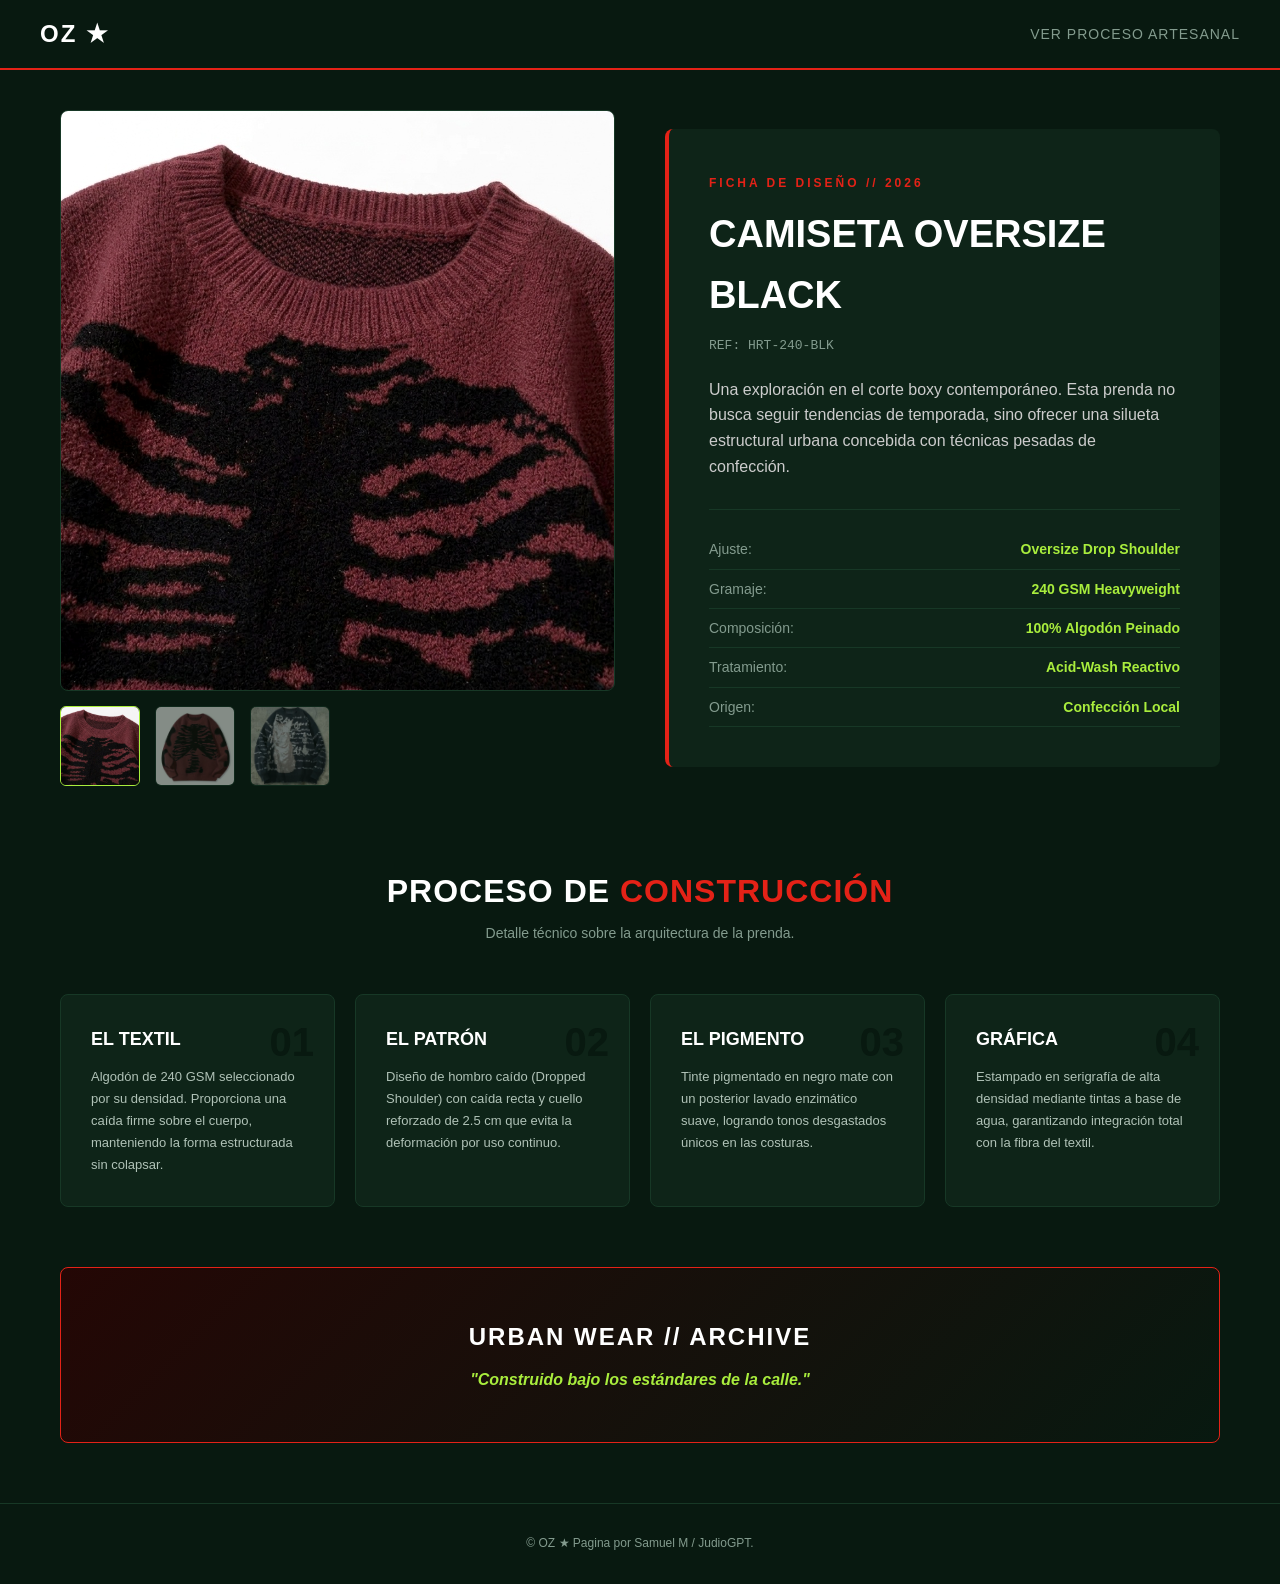
<file: como-se-hizo.html>
<!DOCTYPE html>
<html lang="es">
<head>
    <meta charset="UTF-8">
    <meta name="viewport" content="width=device-width, initial-scale=1.0">
    <title>Camiseta Oversize Black | HURT Streetwear Concept</title>
    <style>
        /* ==========================================
           VARIABLES & PALETA FALLEN ANGELS
           ========================================== */
        :root {
            --lava-red: #E42217;      /* Rojo para acentos principales */
            --lemon-lime: #A9ED3D;    /* Lima brillante para estados hover y detalles */
            --fresh-green: #34CD3F;   /* Verde fresco para sub-detalles */
            --black-bean: #081910;    /* Verde oscuro/Casi negro para fondos principales */
            
            --card-bg: #0e2418;       /* Tono verdoso contenedor */
            --border-color: #173826;  /* Bordes suaves */
            --text-muted: #839b8e;    /* Texto secundario */
        }

        /* RESET & ESTILOS BASE */
        * { margin: 0; padding: 0; box-sizing: border-box; font-family: 'Arial', sans-serif; }
        body { background-color: var(--black-bean); color: #ffffff; line-height: 1.6; }

        /* HEADER INFORMATIVO */
        .header { background: var(--black-bean); border-bottom: 2px solid var(--lava-red); padding: 15px 30px; }
        .header-container { max-width: 1200px; margin: 0 auto; display: flex; justify-content: space-between; align-items: center; }
        .logo { display: flex; align-items: center; gap: 10px; text-decoration: none; color: #fff; font-weight: 900; font-size: 24px; letter-spacing: 2px; }
        .logo span { color: var(--lava-red); }
        .nav-link { color: var(--text-muted); text-decoration: none; font-size: 14px; text-transform: uppercase; letter-spacing: 1px; transition: 0.3s; }
        .nav-link:hover { color: var(--lemon-lime); }

        /* HERO & SHOWCASE */
        .pdp-main { max-width: 1200px; margin: 40px auto; padding: 0 20px; }
        .pdp-grid { display: grid; grid-template-columns: 1fr 1fr; gap: 50px; align-items: center; }
        
        .pdp-gallery { position: relative; }
        .pdp-main-img-box { border: 1px solid var(--border-color); border-radius: 8px; overflow: hidden; background: var(--card-bg); }
        .pdp-main-img-box img { width: 100%; display: block; filter: contrast(105%); }
        .pdp-thumbnails { display: flex; gap: 15px; margin-top: 15px; }
        .thumb { width: 80px; height: 80px; object-fit: cover; border-radius: 6px; cursor: pointer; border: 1px solid var(--border-color); opacity: 0.5; transition: 0.3s; }
        .thumb.active, .thumb:hover { opacity: 1; border-color: var(--lemon-lime); }

        /* FICHA INFORMATIVA */
        .pdp-info-box { background: var(--card-bg); padding: 40px; border-radius: 8px; border-left: 4px solid var(--lava-red); }
        .tag-red { color: var(--lava-red); font-size: 12px; font-weight: bold; letter-spacing: 3px; text-transform: uppercase; }
        .pdp-title { font-size: 38px; font-weight: 900; text-transform: uppercase; margin: 10px 0; color: #fff; }
        .pdp-code { font-size: 13px; color: var(--text-muted); margin-bottom: 20px; font-family: monospace; }
        .pdp-short-desc { color: #ccc; font-size: 16px; margin-bottom: 30px; }

        /* SPECS TECNICAS */
        .specs-list { list-style: none; border-top: 1px solid var(--border-color); padding-top: 20px; }
        .specs-list li { display: flex; justify-content: space-between; padding: 8px 0; border-bottom: 1px solid var(--border-color); font-size: 14px; }
        .specs-list label { color: var(--text-muted); }
        .specs-list span { color: var(--lemon-lime); font-weight: bold; }

        /* SECCIÓN STORYTELLING Y CONSTRUCCIÓN */
        .story-section { margin-top: 80px; }
        .section-title { text-align: center; margin-bottom: 50px; }
        .section-title h2 { font-size: 32px; font-weight: 900; text-transform: uppercase; letter-spacing: 1px; }
        .section-title h2 span { color: var(--lava-red); }
        .section-title p { color: var(--text-muted); font-size: 14px; margin-top: 5px; }

        .craft-grid { display: grid; grid-template-columns: repeat(auto-fit, minmax(250px, 1fr)); gap: 20px; }
        .craft-card { background: var(--card-bg); padding: 30px; border-radius: 8px; border: 1px solid var(--border-color); position: relative; transition: 0.3s; }
        .craft-card:hover { border-color: var(--fresh-green); transform: translateY(-5px); }
        .craft-num { font-size: 40px; font-weight: 900; color: var(--black-bean); position: absolute; top: 15px; right: 20px; }
        .craft-card:hover .craft-num { color: var(--lemon-lime); opacity: 0.4; }
        .craft-card h3 { font-size: 18px; text-transform: uppercase; margin-bottom: 12px; color: #fff; }
        .craft-card p { font-size: 13px; color: #b0c2b7; line-height: 1.7; }

        /* MANIFIESTO FOOTER */
        .manifesto-box { background: linear-gradient(135deg, #240705 0%, var(--black-bean) 100%); border: 1px solid var(--lava-red); padding: 50px 20px; text-align: center; border-radius: 8px; margin-top: 60px; }
        .manifesto-box h3 { font-size: 24px; text-transform: uppercase; letter-spacing: 2px; color: #fff; margin-bottom: 10px; }
        .manifesto-box p { color: var(--lemon-lime); font-style: italic; font-weight: bold; }

        footer { text-align: center; padding: 30px; border-top: 1px solid var(--border-color); margin-top: 60px; color: var(--text-muted); font-size: 12px; }

        @media (max-width: 768px) {
            .pdp-grid { grid-template-columns: 1fr; gap: 30px; }
        }
    </style>
</head>
<body>

    <!-- HEADER -->
    <header class="header">
        <div class="header-container">
            <a href="index.html" class="logo">
                OZ ★
            </a>
            <a href="#proceso" class="nav-link">Ver Proceso Artesanal</a>
        </div>
    </header>

    <!-- MUESTRA PRINCIPAL -->
    <main class="pdp-main">
        <section class="pdp-grid">
            <!-- Galería de imágenes -->
            <div class="pdp-gallery">
                <div class="pdp-main-img-box">
                    <img src="image/Gemini_Generated_Image_75jp1m75jp1m75jp.jpg" alt="Camiseta Oversize Black Frontal" id="pdpMainImg">
                </div>
                <div class="pdp-thumbnails">
                    <img src="image/Gemini_Generated_Image_75jp1m75jp1m75jp.jpg" class="thumb active" onclick="changePdpImg(this)">
                    <img src="image/IMG_20260619_115208.jpg" class="thumb" onclick="changePdpImg(this)">
                    <img src="image/IMG_20260619_115333.jpg" class="thumb" onclick="changePdpImg(this)">
                </div>
            </div>

            <!-- Ficha Técnica Informativa -->
            <div class="pdp-info-box">
                <span class="tag-red">Ficha de Diseño // 2026</span>
                <h1 class="pdp-title">Camiseta Oversize Black</h1>
                <div class="pdp-code">REF: HRT-240-BLK</div>
                <p class="pdp-short-desc">
                    Una exploración en el corte boxy contemporáneo. Esta prenda no busca seguir tendencias de temporada, sino ofrecer una silueta estructural urbana concebida con técnicas pesadas de confección.
                </p>

                <ul class="specs-list">
                    <li><label>Ajuste:</label> <span>Oversize Drop Shoulder</span></li>
                    <li><label>Gramaje:</label> <span>240 GSM Heavyweight</span></li>
                    <li><label>Composición:</label> <span>100% Algodón Peinado</span></li>
                    <li><label>Tratamiento:</label> <span>Acid-Wash Reactivo</span></li>
                    <li><label>Origen:</label> <span>Confección Local</span></li>
                </ul>
            </div>
        </section>

        <!-- SECCIÓN DE PROCESO DE FABRICACIÓN -->
        <section class="story-section" id="proceso">
            <div class="section-title">
                <h2>Proceso de <span>Construcción</span></h2>
                <p>Detalle técnico sobre la arquitectura de la prenda.</p>
            </div>

            <div class="craft-grid">
                <article class="craft-card">
                    <div class="craft-num">01</div>
                    <h3>El Textil</h3>
                    <p>Algodón de 240 GSM seleccionado por su densidad. Proporciona una caída firme sobre el cuerpo, manteniendo la forma estructurada sin colapsar.</p>
                </article>

                <article class="craft-card">
                    <div class="craft-num">02</div>
                    <h3>El Patrón</h3>
                    <p>Diseño de hombro caído (Dropped Shoulder) con caída recta y cuello reforzado de 2.5 cm que evita la deformación por uso continuo.</p>
                </article>

                <article class="craft-card">
                    <div class="craft-num">03</div>
                    <h3>El Pigmento</h3>
                    <p>Tinte pigmentado en negro mate con un posterior lavado enzimático suave, logrando tonos desgastados únicos en las costuras.</p>
                </article>

                <article class="craft-card">
                    <div class="craft-num">04</div>
                    <h3>Gráfica</h3>
                    <p>Estampado en serigrafía de alta densidad mediante tintas a base de agua, garantizando integración total con la fibra del textil.</p>
                </article>
            </div>

            <div class="manifesto-box">
                <h3>URBAN WEAR // ARCHIVE</h3>
                <p>"Construido bajo los estándares de la calle."</p>
            </div>
        </section>
    </main>

    <footer>
        <p>&copy; OZ ★ Pagina por Samuel M / JudioGPT.</p>
    </footer>

    <script>
        function changePdpImg(element) {
            document.getElementById('pdpMainImg').src = element.src;
            document.querySelectorAll('.thumb').forEach(t => t.classList.remove('active'));
            element.classList.add('active');
        }
    </script>
</body>
</html>
</file>
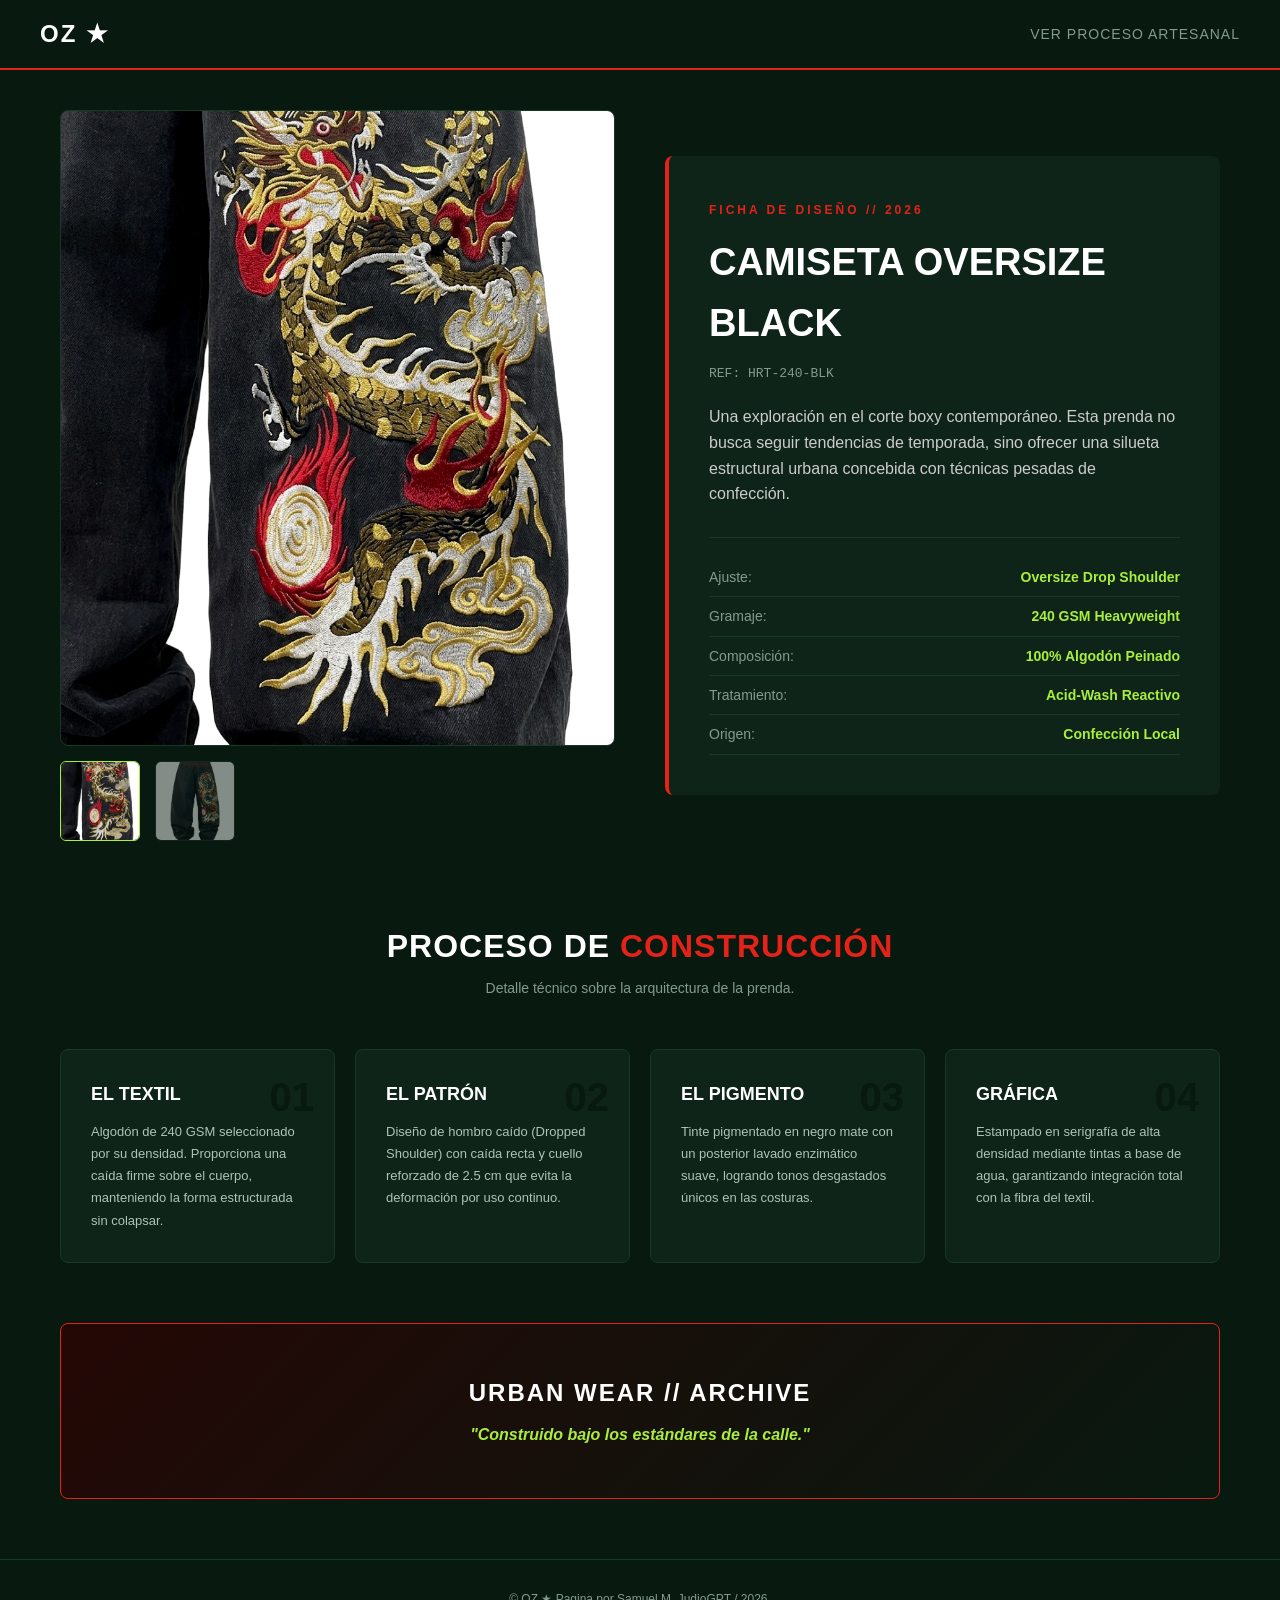
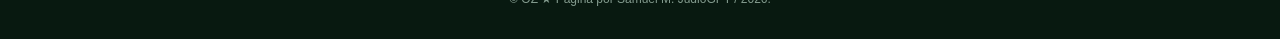
<file: como-se-hizo2.html>
<!DOCTYPE html>
<html lang="es">
<head>
    <meta charset="UTF-8">
    <meta name="viewport" content="width=device-width, initial-scale=1.0">
    <title>Camiseta Oversize Black | HURT Streetwear Concept</title>
    <style>
        /* ==========================================
           VARIABLES & PALETA FALLEN ANGELS
           ========================================== */
        :root {
            --lava-red: #E42217;      /* Rojo para acentos principales */
            --lemon-lime: #A9ED3D;    /* Lima brillante para estados hover y detalles */
            --fresh-green: #34CD3F;   /* Verde fresco para sub-detalles */
            --black-bean: #081910;    /* Verde oscuro/Casi negro para fondos principales */
            
            --card-bg: #0e2418;       /* Tono verdoso contenedor */
            --border-color: #173826;  /* Bordes suaves */
            --text-muted: #839b8e;    /* Texto secundario */
        }

        /* RESET & ESTILOS BASE */
        * { margin: 0; padding: 0; box-sizing: border-box; font-family: 'Arial', sans-serif; }
        body { background-color: var(--black-bean); color: #ffffff; line-height: 1.6; }

        /* HEADER INFORMATIVO */
        .header { background: var(--black-bean); border-bottom: 2px solid var(--lava-red); padding: 15px 30px; }
        .header-container { max-width: 1200px; margin: 0 auto; display: flex; justify-content: space-between; align-items: center; }
        .logo { display: flex; align-items: center; gap: 10px; text-decoration: none; color: #fff; font-weight: 900; font-size: 24px; letter-spacing: 2px; }
        .logo span { color: var(--lava-red); }
        .nav-link { color: var(--text-muted); text-decoration: none; font-size: 14px; text-transform: uppercase; letter-spacing: 1px; transition: 0.3s; }
        .nav-link:hover { color: var(--lemon-lime); }

        /* HERO & SHOWCASE */
        .pdp-main { max-width: 1200px; margin: 40px auto; padding: 0 20px; }
        .pdp-grid { display: grid; grid-template-columns: 1fr 1fr; gap: 50px; align-items: center; }
        
        .pdp-gallery { position: relative; }
        .pdp-main-img-box { border: 1px solid var(--border-color); border-radius: 8px; overflow: hidden; background: var(--card-bg); }
        .pdp-main-img-box img { width: 100%; display: block; filter: contrast(105%); }
        .pdp-thumbnails { display: flex; gap: 15px; margin-top: 15px; }
        .thumb { width: 80px; height: 80px; object-fit: cover; border-radius: 6px; cursor: pointer; border: 1px solid var(--border-color); opacity: 0.5; transition: 0.3s; }
        .thumb.active, .thumb:hover { opacity: 1; border-color: var(--lemon-lime); }

        /* FICHA INFORMATIVA */
        .pdp-info-box { background: var(--card-bg); padding: 40px; border-radius: 8px; border-left: 4px solid var(--lava-red); }
        .tag-red { color: var(--lava-red); font-size: 12px; font-weight: bold; letter-spacing: 3px; text-transform: uppercase; }
        .pdp-title { font-size: 38px; font-weight: 900; text-transform: uppercase; margin: 10px 0; color: #fff; }
        .pdp-code { font-size: 13px; color: var(--text-muted); margin-bottom: 20px; font-family: monospace; }
        .pdp-short-desc { color: #ccc; font-size: 16px; margin-bottom: 30px; }

        /* SPECS TECNICAS */
        .specs-list { list-style: none; border-top: 1px solid var(--border-color); padding-top: 20px; }
        .specs-list li { display: flex; justify-content: space-between; padding: 8px 0; border-bottom: 1px solid var(--border-color); font-size: 14px; }
        .specs-list label { color: var(--text-muted); }
        .specs-list span { color: var(--lemon-lime); font-weight: bold; }

        /* SECCIÓN STORYTELLING Y CONSTRUCCIÓN */
        .story-section { margin-top: 80px; }
        .section-title { text-align: center; margin-bottom: 50px; }
        .section-title h2 { font-size: 32px; font-weight: 900; text-transform: uppercase; letter-spacing: 1px; }
        .section-title h2 span { color: var(--lava-red); }
        .section-title p { color: var(--text-muted); font-size: 14px; margin-top: 5px; }

        .craft-grid { display: grid; grid-template-columns: repeat(auto-fit, minmax(250px, 1fr)); gap: 20px; }
        .craft-card { background: var(--card-bg); padding: 30px; border-radius: 8px; border: 1px solid var(--border-color); position: relative; transition: 0.3s; }
        .craft-card:hover { border-color: var(--fresh-green); transform: translateY(-5px); }
        .craft-num { font-size: 40px; font-weight: 900; color: var(--black-bean); position: absolute; top: 15px; right: 20px; }
        .craft-card:hover .craft-num { color: var(--lemon-lime); opacity: 0.4; }
        .craft-card h3 { font-size: 18px; text-transform: uppercase; margin-bottom: 12px; color: #fff; }
        .craft-card p { font-size: 13px; color: #b0c2b7; line-height: 1.7; }

        /* MANIFIESTO FOOTER */
        .manifesto-box { background: linear-gradient(135deg, #240705 0%, var(--black-bean) 100%); border: 1px solid var(--lava-red); padding: 50px 20px; text-align: center; border-radius: 8px; margin-top: 60px; }
        .manifesto-box h3 { font-size: 24px; text-transform: uppercase; letter-spacing: 2px; color: #fff; margin-bottom: 10px; }
        .manifesto-box p { color: var(--lemon-lime); font-style: italic; font-weight: bold; }

        footer { text-align: center; padding: 30px; border-top: 1px solid var(--border-color); margin-top: 60px; color: var(--text-muted); font-size: 12px; }

        @media (max-width: 768px) {
            .pdp-grid { grid-template-columns: 1fr; gap: 30px; }
        }
    </style>
</head>
<body>

    <!-- HEADER -->
    <header class="header">
        <div class="header-container">
            <a href="index.html" class="logo">
                OZ ★
            </a>
            <a href="#proceso" class="nav-link">Ver Proceso Artesanal</a>
        </div>
    </header>

    <!-- MUESTRA PRINCIPAL -->
    <main class="pdp-main">
        <section class="pdp-grid">
            <!-- Galería de imágenes -->
            <div class="pdp-gallery">
                <div class="pdp-main-img-box">
                    <img src="image/89b2fe8f-d953-47ab-aab5-9dfa1ce4a994.jpg" alt="Camiseta Oversize Black Frontal" id="pdpMainImg">
                </div>
                <div class="pdp-thumbnails">
                    <img src="image/89b2fe8f-d953-47ab-aab5-9dfa1ce4a994.jpg" class="thumb active" onclick="changePdpImg(this)">
                    <img src="image/03630782-336c-4d20-b25e-a9e3257070a8.jpg" class="thumb" onclick="changePdpImg(this)">

                </div>
            </div>

            <!-- Ficha Técnica Informativa -->
            <div class="pdp-info-box">
                <span class="tag-red">Ficha de Diseño // 2026</span>
                <h1 class="pdp-title">Camiseta Oversize Black</h1>
                <div class="pdp-code">REF: HRT-240-BLK</div>
                <p class="pdp-short-desc">
                    Una exploración en el corte boxy contemporáneo. Esta prenda no busca seguir tendencias de temporada, sino ofrecer una silueta estructural urbana concebida con técnicas pesadas de confección.
                </p>

                <ul class="specs-list">
                    <li><label>Ajuste:</label> <span>Oversize Drop Shoulder</span></li>
                    <li><label>Gramaje:</label> <span>240 GSM Heavyweight</span></li>
                    <li><label>Composición:</label> <span>100% Algodón Peinado</span></li>
                    <li><label>Tratamiento:</label> <span>Acid-Wash Reactivo</span></li>
                    <li><label>Origen:</label> <span>Confección Local</span></li>
                </ul>
            </div>
        </section>

        <!-- SECCIÓN DE PROCESO DE FABRICACIÓN -->
        <section class="story-section" id="proceso">
            <div class="section-title">
                <h2>Proceso de <span>Construcción</span></h2>
                <p>Detalle técnico sobre la arquitectura de la prenda.</p>
            </div>

            <div class="craft-grid">
                <article class="craft-card">
                    <div class="craft-num">01</div>
                    <h3>El Textil</h3>
                    <p>Algodón de 240 GSM seleccionado por su densidad. Proporciona una caída firme sobre el cuerpo, manteniendo la forma estructurada sin colapsar.</p>
                </article>

                <article class="craft-card">
                    <div class="craft-num">02</div>
                    <h3>El Patrón</h3>
                    <p>Diseño de hombro caído (Dropped Shoulder) con caída recta y cuello reforzado de 2.5 cm que evita la deformación por uso continuo.</p>
                </article>

                <article class="craft-card">
                    <div class="craft-num">03</div>
                    <h3>El Pigmento</h3>
                    <p>Tinte pigmentado en negro mate con un posterior lavado enzimático suave, logrando tonos desgastados únicos en las costuras.</p>
                </article>

                <article class="craft-card">
                    <div class="craft-num">04</div>
                    <h3>Gráfica</h3>
                    <p>Estampado en serigrafía de alta densidad mediante tintas a base de agua, garantizando integración total con la fibra del textil.</p>
                </article>
            </div>

            <div class="manifesto-box">
                <h3>URBAN WEAR // ARCHIVE</h3>
                <p>"Construido bajo los estándares de la calle."</p>
            </div>
        </section>
    </main>

    <footer>
        <p>&copy; OZ ★ Pagina por Samuel M.  JudioGPT / 2026.</p>
    </footer>

    <script>
        function changePdpImg(element) {
            document.getElementById('pdpMainImg').src = element.src;
            document.querySelectorAll('.thumb').forEach(t => t.classList.remove('active'));
            element.classList.add('active');
        }
    </script>
</body>
</html>
</file>
